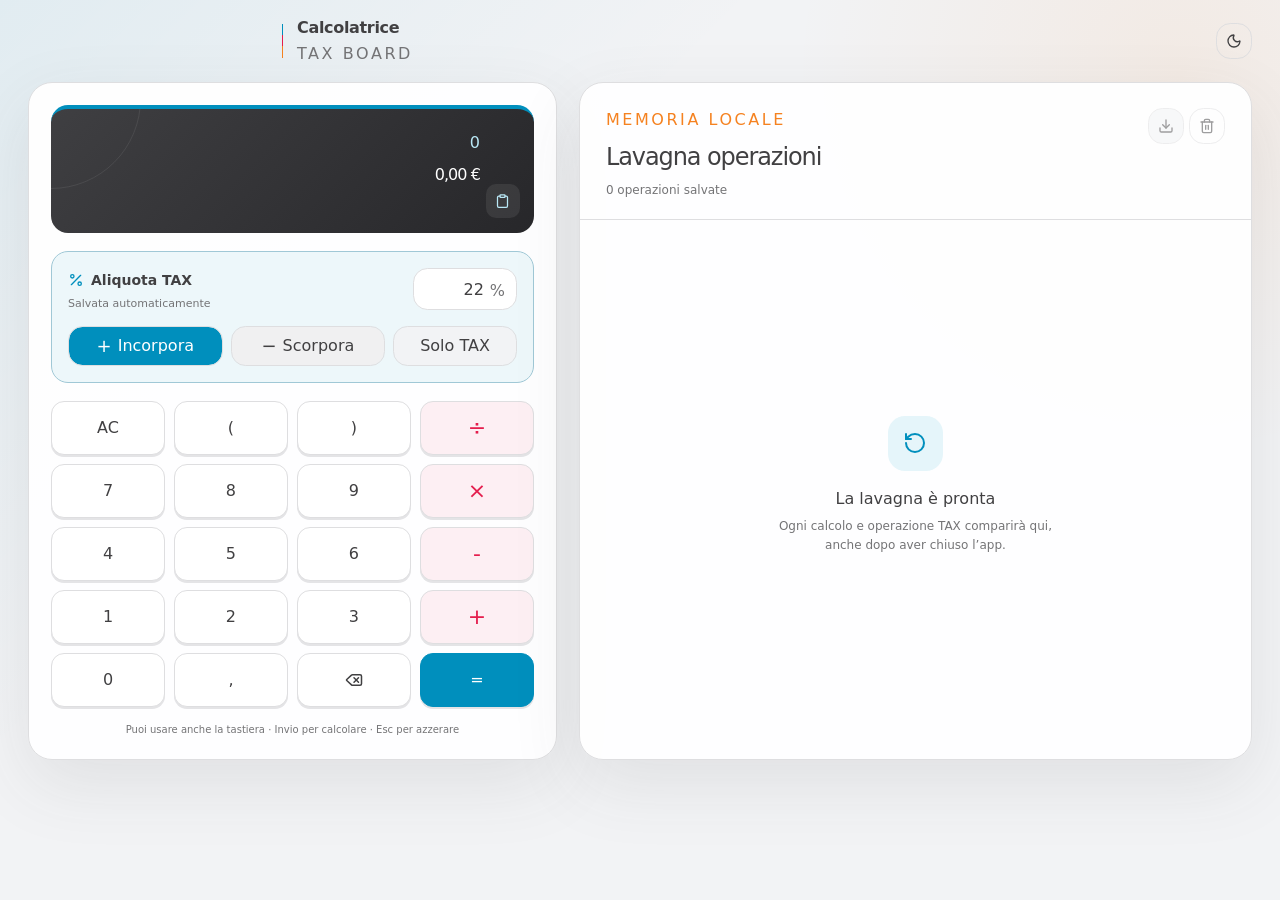
<file: index.html>
<!doctype html>
<html lang="it">
  <head>
    <meta charset="UTF-8" />
    <meta name="viewport" content="width=device-width, initial-scale=1.0" />
    <meta http-equiv="refresh" content="0; url=/calc/" />
    <meta name="robots" content="noindex" />
    <title>Calcolatrice TAX Board · Officina Grafica</title>
  </head>
  <body>
    <p>La calcolatrice è stata spostata: <a href="/calc/">aprila qui</a>.</p>
  </body>
</html>
</file>
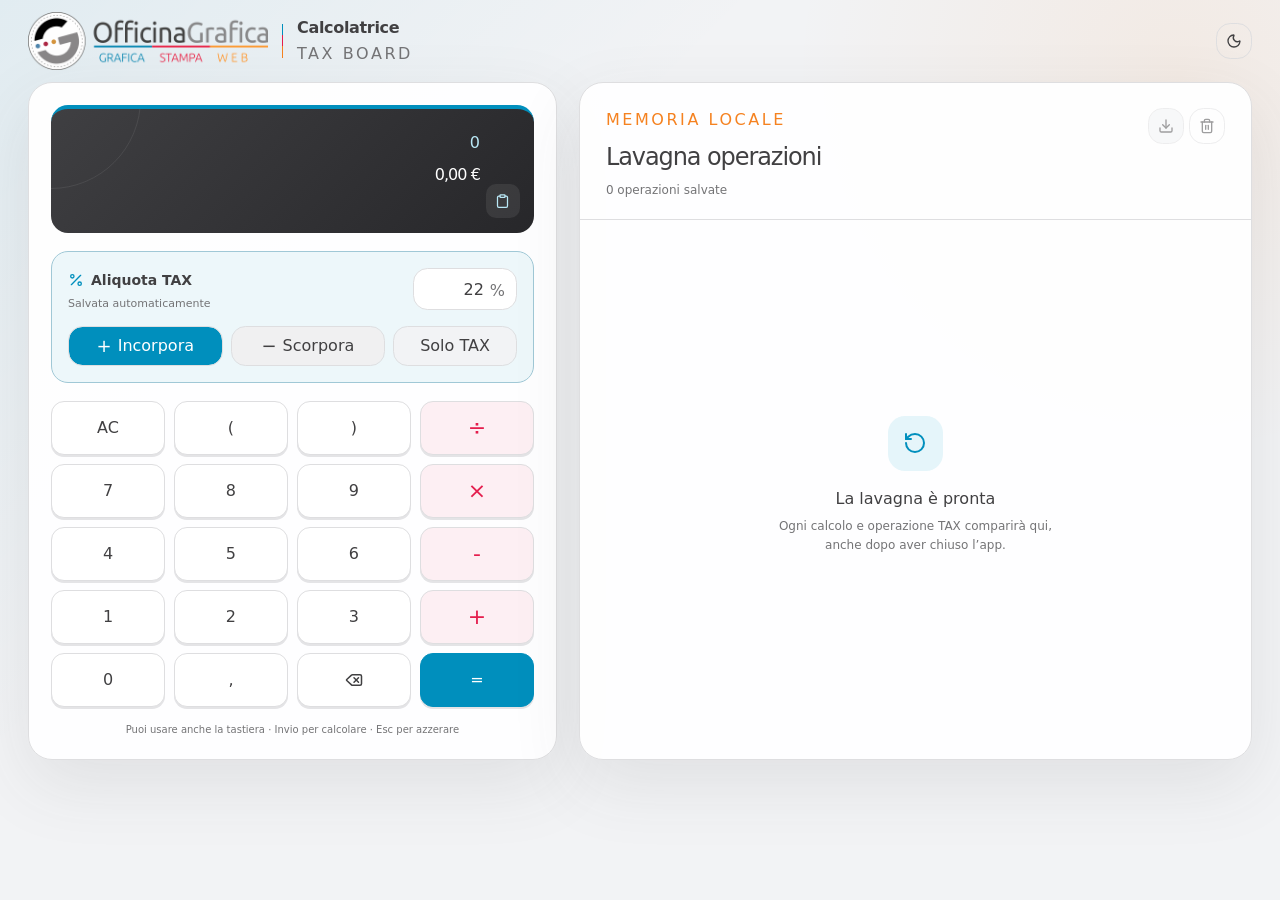
<file: calc/index.html>
<!doctype html>
<html lang="it">
  <head>
    <meta charset="UTF-8" />
    <meta name="viewport" content="width=device-width, initial-scale=1.0" />
    <meta name="theme-color" content="#008fbd" />
    <meta name="description" content="Calcolatrice Officina Grafica con lavagna operazioni e calcolo TAX." />
    <link rel="icon" type="image/svg+xml" href="/calc/favicon.svg" />
    <link rel="manifest" href="/calc/manifest.webmanifest" />
    <title>Calcolatrice TAX Board · Officina Grafica</title>
    <script type="module" crossorigin src="/calc/assets/index-CqPf6z3Z.js"></script>
    <link rel="stylesheet" crossorigin href="/calc/assets/index-C2vKMZBA.css">
  </head>
  <body>
    <div id="root"></div>
  </body>
</html>
</file>
